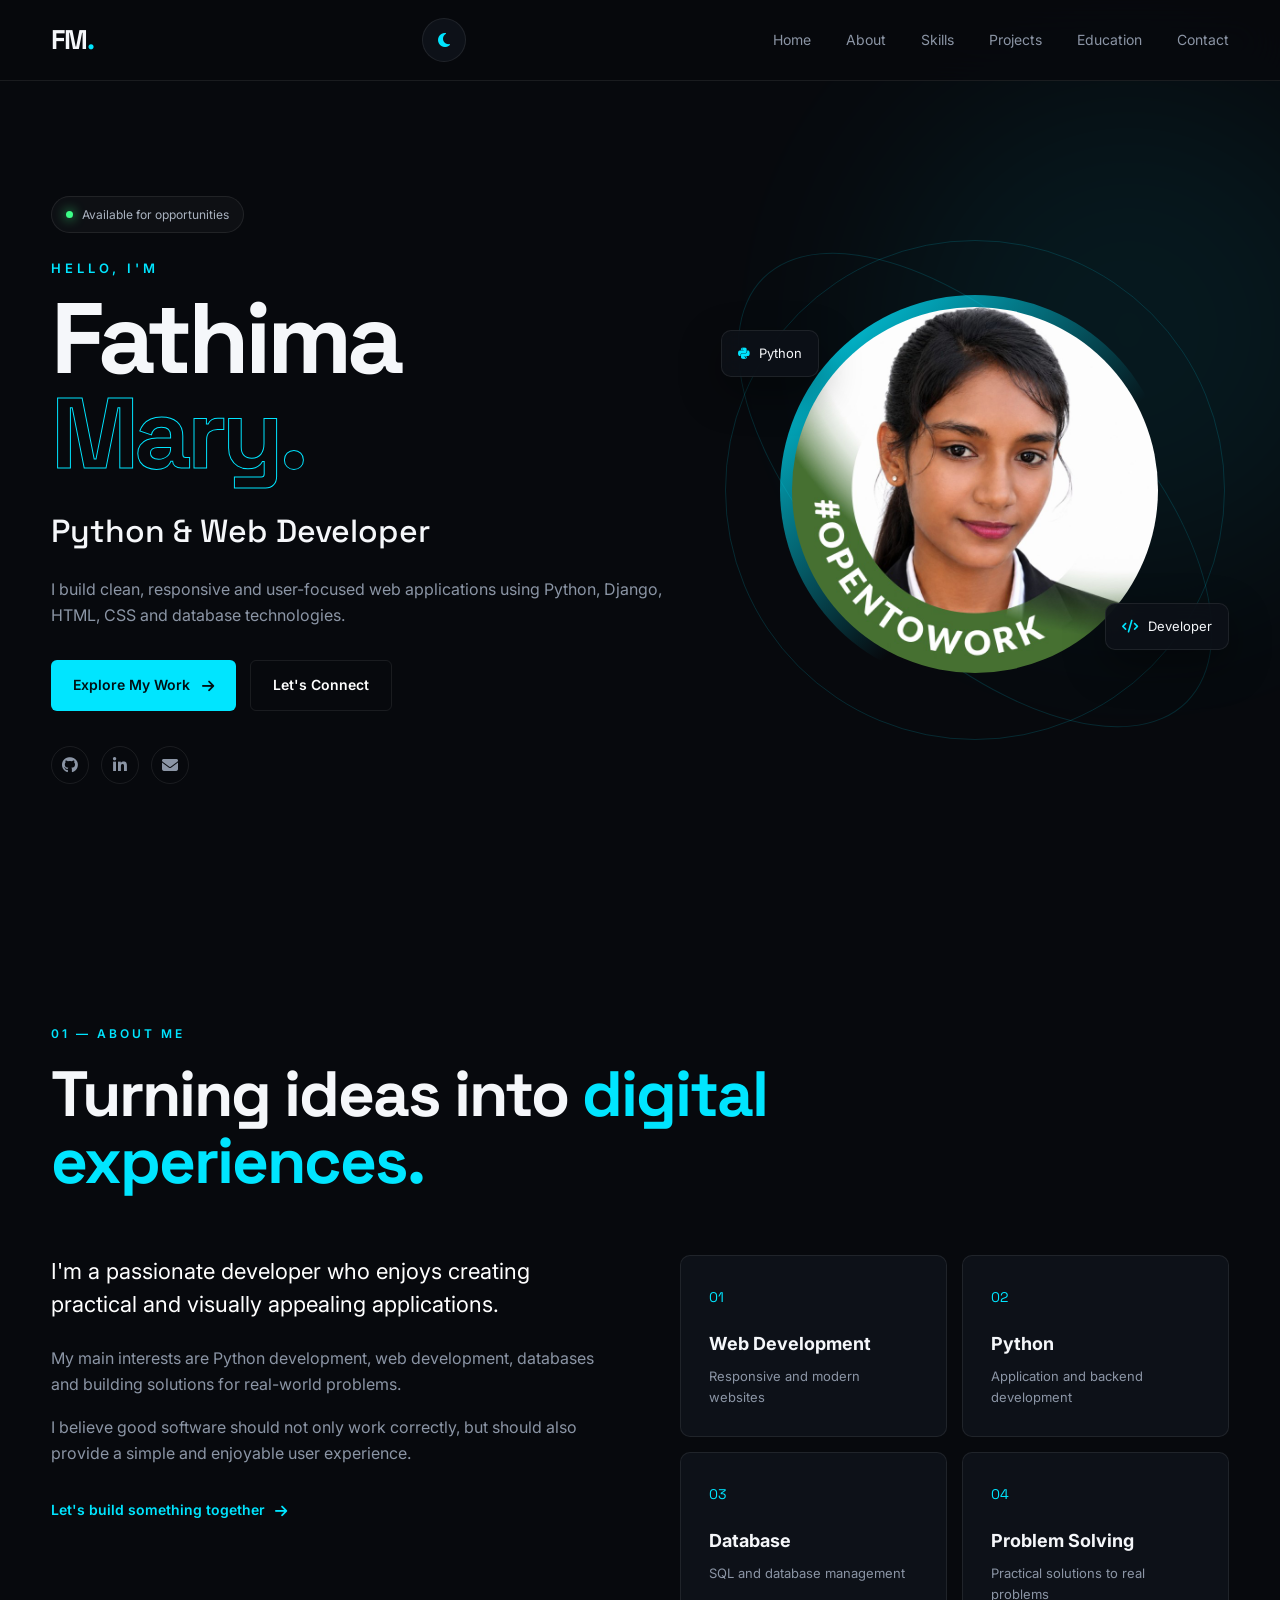
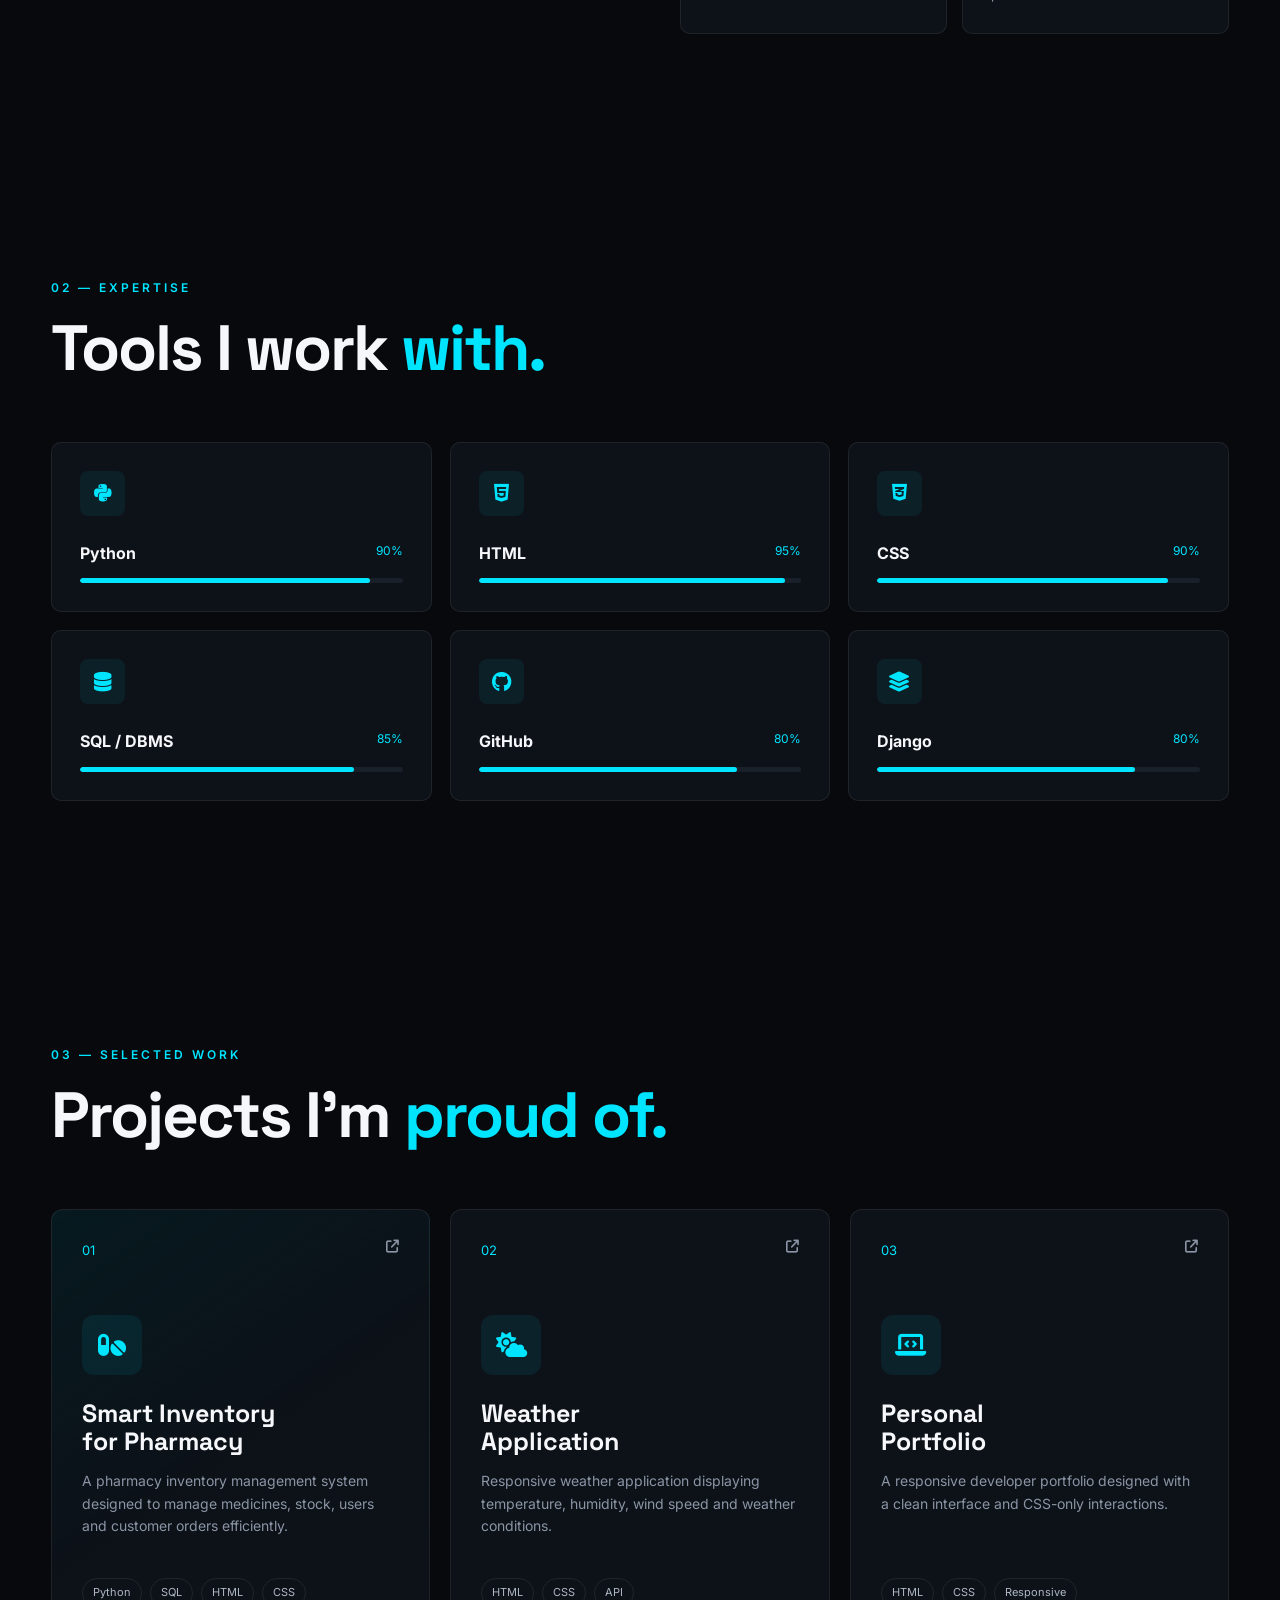
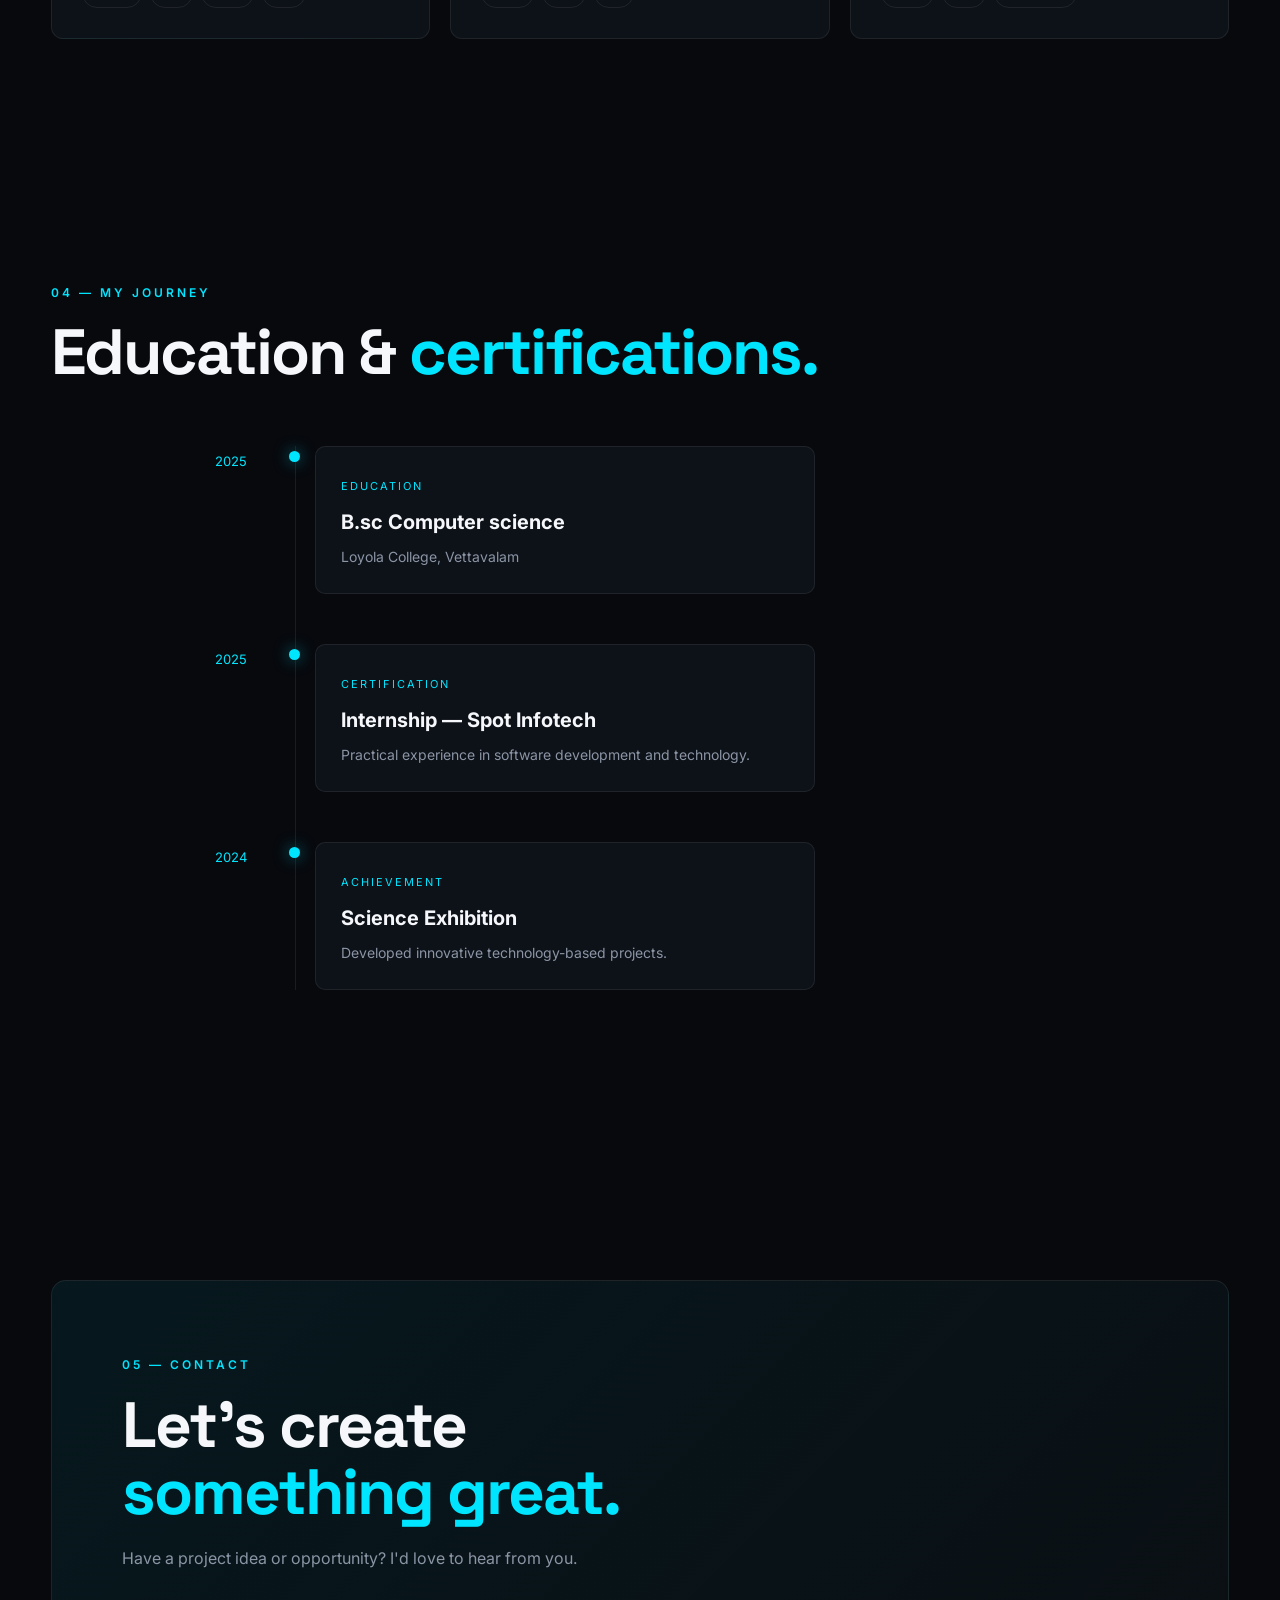
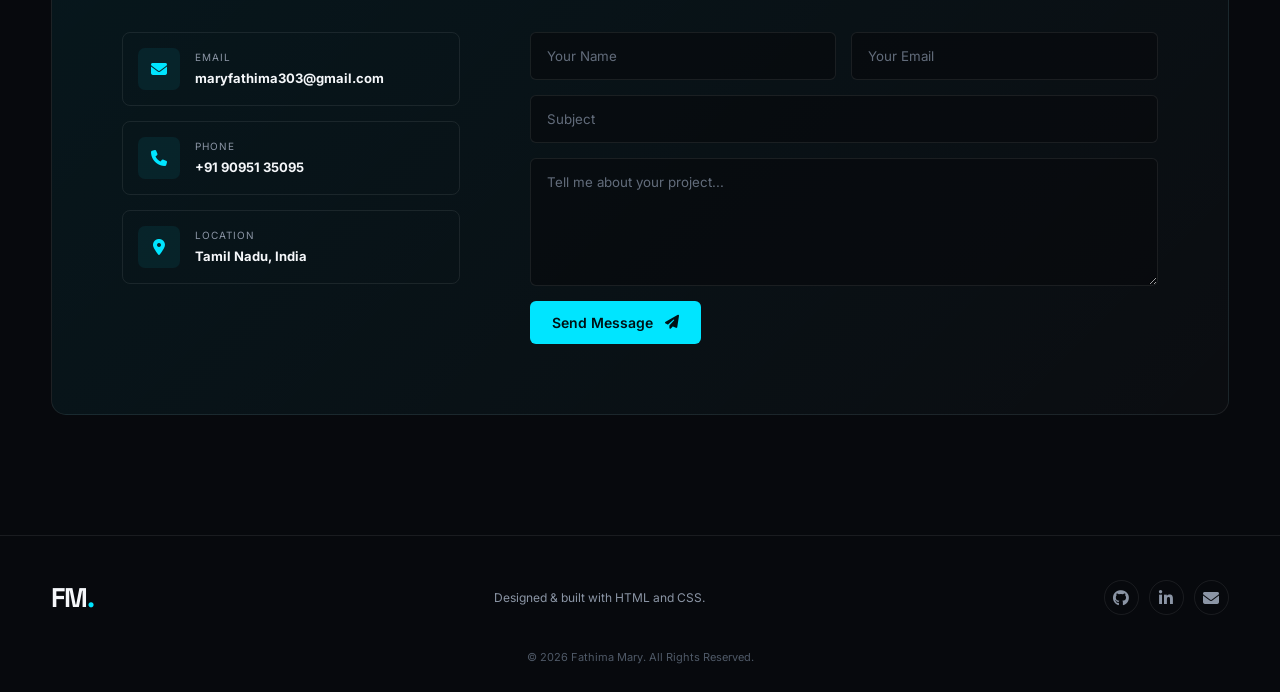
<file: index.html>
<!DOCTYPE html>
<html lang="en">
<head>
    <meta charset="UTF-8">
    <meta name="viewport" content="width=device-width, initial-scale=1.0">

    <meta name="description"
          content="Fathima Mary - Python and Web Developer Portfolio">

    <title>Fathima Mary | Developer Portfolio</title>

    <link rel="stylesheet" href="style.css">

    <link rel="preconnect" href="https://fonts.googleapis.com">
    <link rel="preconnect" href="https://fonts.gstatic.com" crossorigin>

    <link href="https://fonts.googleapis.com/css2?family=Inter:wght@300;400;500;600;700;800&family=Space+Grotesk:wght@400;500;600;700&display=swap"
          rel="stylesheet">

    <!-- Icons -->
    <link rel="stylesheet"
          href="https://cdnjs.cloudflare.com/ajax/libs/font-awesome/6.5.2/css/all.min.css">
</head>

<body>

<!-- ================= HEADER ================= -->

<header class="header">

    <nav class="navbar">

        <a href="#home" class="logo">
            FM<span>.</span>
        </a>

        <!-- CSS ONLY MOBILE MENU -->
        <input type="checkbox" id="menu-toggle">

        <label for="menu-toggle" class="menu-btn">
            <span></span>
            <span></span>
            <span></span>
        </label>
        <input type="checkbox" id="theme-toggle">

<label for="theme-toggle" class="theme-toggle">
    <i class="fa-solid fa-sun"></i>
    <i class="fa-solid fa-moon"></i>
</label>

        <ul class="nav-links">

            <li>
                <a href="#home">Home</a>
            </li>

            <li>
                <a href="#about">About</a>
            </li>

            <li>
                <a href="#skills">Skills</a>
            </li>

            <li>
                <a href="#projects">Projects</a>
            </li>

            <li>
                <a href="#education">Education</a>
            </li>

            <li>
                <a href="#contact">Contact</a>
            </li>

        </ul>

    </nav>

</header>


<!-- ================= HERO ================= -->

<main>

<section class="hero" id="home">

    <div class="hero-bg"></div>

    <div class="hero-content">

        <div class="available">
            <span></span>
            Available for opportunities
        </div>

        <p class="hero-small">
            HELLO, I'M
        </p>

        <h1>
            Fathima
            <strong>Mary.</strong>
        </h1>

        <h2>
            Python & Web Developer
        </h2>

        <p class="hero-text">
            I build clean, responsive and user-focused web
            applications using Python, Django, HTML, CSS and
            database technologies.
        </p>

        <div class="hero-buttons">

            <a href="#projects" class="btn btn-primary">
                Explore My Work
                <i class="fa-solid fa-arrow-right"></i>
            </a>

            <a href="#contact" class="btn btn-outline">
                Let's Connect
            </a>

        </div>

        <div class="social-links">

            <a href="#" aria-label="GitHub">
                <i class="fa-brands fa-github"></i>
            </a>

            <a href="#" aria-label="LinkedIn">
                <i class="fa-brands fa-linkedin-in"></i>
            </a>

            <a href="mailto:yourmail@gmail.com"
               aria-label="Email">
                <i class="fa-solid fa-envelope"></i>
            </a>

        </div>

    </div>


    <div class="hero-visual">

        <div class="orbit orbit-one"></div>
        <div class="orbit orbit-two"></div>

        <div class="profile-wrapper">

            <div class="profile-image">

                <img src="asssets/me.jpg"
                     alt="Fathima Mary">

            </div>

        </div>

        <div class="floating-card card-python">
            <i class="fa-brands fa-python"></i>
            <span>Python</span>
        </div>

        <div class="floating-card card-code">
            <i class="fa-solid fa-code"></i>
            <span>Developer</span>
        </div>

    </div>

</section>


<!-- ================= ABOUT ================= -->

<section class="section" id="about">

    <div class="section-heading">

        <span>01 — ABOUT ME</span>

        <h2>
            Turning ideas into
            <em>digital experiences.</em>
        </h2>

    </div>


    <div class="about-grid">

        <div class="about-main">

            <p class="lead">
                I'm a passionate developer who enjoys creating
                practical and visually appealing applications.
            </p>

            <p>
                My main interests are Python development,
                web development, databases and building
                solutions for real-world problems.
            </p>

            <p>
                I believe good software should not only work
                correctly, but should also provide a simple
                and enjoyable user experience.
            </p>

            <a href="#contact" class="text-link">
                Let's build something together
                <i class="fa-solid fa-arrow-right"></i>
            </a>

        </div>


        <div class="about-stats">

            <div class="stat-card">

                <span class="stat-number">01</span>

                <h3>Web Development</h3>

                <p>
                    Responsive and modern websites
                </p>

            </div>


            <div class="stat-card">

                <span class="stat-number">02</span>

                <h3>Python</h3>

                <p>
                    Application and backend development
                </p>

            </div>


            <div class="stat-card">

                <span class="stat-number">03</span>

                <h3>Database</h3>

                <p>
                    SQL and database management
                </p>

            </div>


            <div class="stat-card">

                <span class="stat-number">04</span>

                <h3>Problem Solving</h3>

                <p>
                    Practical solutions to real problems
                </p>

            </div>

        </div>

    </div>

</section>


<!-- ================= SKILLS ================= -->

<section class="section skills-section" id="skills">

    <div class="section-heading">

        <span>02 — EXPERTISE</span>

        <h2>
            Tools I work
            <em>with.</em>
        </h2>

    </div>


    <div class="skills-grid">

        <div class="skill-card">

            <div class="skill-icon">
                <i class="fa-brands fa-python"></i>
            </div>

            <div class="skill-header">
                <h3>Python</h3>
                <span>90%</span>
            </div>

            <div class="skill-bar">
                <span class="python-bar"></span>
            </div>

        </div>


        <div class="skill-card">

            <div class="skill-icon">
                <i class="fa-brands fa-html5"></i>
            </div>

            <div class="skill-header">
                <h3>HTML</h3>
                <span>95%</span>
            </div>

            <div class="skill-bar">
                <span class="html-bar"></span>
            </div>

        </div>


        <div class="skill-card">

            <div class="skill-icon">
                <i class="fa-brands fa-css3-alt"></i>
            </div>

            <div class="skill-header">
                <h3>CSS</h3>
                <span>90%</span>
            </div>

            <div class="skill-bar">
                <span class="css-bar"></span>
            </div>

        </div>


        <div class="skill-card">

            <div class="skill-icon">
                <i class="fa-solid fa-database"></i>
            </div>

            <div class="skill-header">
                <h3>SQL / DBMS</h3>
                <span>85%</span>
            </div>

            <div class="skill-bar">
                <span class="sql-bar"></span>
            </div>

        </div>


        <div class="skill-card">

            <div class="skill-icon">
                <i class="fa-brands fa-github"></i>
            </div>

            <div class="skill-header">
                <h3>GitHub</h3>
                <span>80%</span>
            </div>

            <div class="skill-bar">
                <span class="github-bar"></span>
            </div>

        </div>


        <div class="skill-card">

            <div class="skill-icon">
                <i class="fa-solid fa-layer-group"></i>
            </div>

            <div class="skill-header">
                <h3>Django</h3>
                <span>80%</span>
            </div>

            <div class="skill-bar">
                <span class="django-bar"></span>
            </div>

        </div>

    </div>

</section>


<!-- ================= PROJECTS ================= -->

<section class="section projects-section" id="projects">

    <div class="section-heading">

        <span>03 — SELECTED WORK</span>

        <h2>
            Projects I'm
            <em>proud of.</em>
        </h2>

    </div>


    <div class="projects-grid">


        <article class="project-card featured">

            <div class="project-top">

                <span class="project-number">
                    01
                </span>

                <i class="fa-solid fa-arrow-up-right-from-square"></i>

            </div>

            <div class="project-icon">
                <i class="fa-solid fa-pills"></i>
            </div>

            <h3>
                Smart Inventory
                <br>
                for Pharmacy
            </h3>

            <p>
                A pharmacy inventory management system
                designed to manage medicines, stock,
                users and customer orders efficiently.
            </p>

            <div class="project-tags">

                <span>Python</span>
                <span>SQL</span>
                <span>HTML</span>
                <span>CSS</span>

            </div>

        </article>


        <article class="project-card">

            <div class="project-top">

                <span class="project-number">
                    02
                </span>

                <i class="fa-solid fa-arrow-up-right-from-square"></i>

            </div>

            <div class="project-icon">
                <i class="fa-solid fa-cloud-sun"></i>
            </div>

            <h3>
                Weather
                <br>
                Application
            </h3>

            <p>
                Responsive weather application displaying
                temperature, humidity, wind speed and
                weather conditions.
            </p>

            <div class="project-tags">

                <span>HTML</span>
                <span>CSS</span>
                <span>API</span>

            </div>

        </article>


        <article class="project-card">

            <div class="project-top">

                <span class="project-number">
                    03
                </span>

                <i class="fa-solid fa-arrow-up-right-from-square"></i>

            </div>

            <div class="project-icon">
                <i class="fa-solid fa-laptop-code"></i>
            </div>

            <h3>
                Personal
                <br>
                Portfolio
            </h3>

            <p>
                A responsive developer portfolio designed
                with a clean interface and CSS-only
                interactions.
            </p>

            <div class="project-tags">

                <span>HTML</span>
                <span>CSS</span>
                <span>Responsive</span>

            </div>

        </article>

    </div>

</section>


<!-- ================= EDUCATION ================= -->

<section class="section education-section" id="education">

    <div class="section-heading">

        <span>04 — MY JOURNEY</span>

        <h2>
            Education &
            <em>certifications.</em>
        </h2>

    </div>


    <div class="timeline">

        <div class="timeline-item">

            <div class="timeline-year">
                2025
            </div>

            <div class="timeline-dot"></div>

            <div class="timeline-content">

                <span>Education</span>

                <h3>
                  B.sc Computer science
                </h3>

                <p>
                    Loyola College, Vettavalam
                </p>

            </div>

        </div>


        <div class="timeline-item">

            <div class="timeline-year">
                2025
            </div>

            <div class="timeline-dot"></div>

            <div class="timeline-content">

                <span>Certification</span>

                <h3>
                    Internship — Spot Infotech
                </h3>

                <p>
                    Practical experience in software
                    development and technology.
                </p>

            </div>

        </div>


        <div class="timeline-item">

            <div class="timeline-year">
                2024
            </div>

            <div class="timeline-dot"></div>

            <div class="timeline-content">

                <span>Achievement</span>

                <h3>
                    Science Exhibition
                </h3>

                <p>
                    Developed innovative technology-based
                    projects.
                </p>

            </div>

        </div>

    </div>

</section>


<!-- ================= CONTACT ================= -->

<section class="section contact-section" id="contact">

    <div class="contact-box">

        <div class="contact-heading">

            <span>05 — CONTACT</span>

            <h2>
                Let's create
                <em>something great.</em>
            </h2>

            <p>
                Have a project idea or opportunity?
                I'd love to hear from you.
            </p>

        </div>


        <div class="contact-content">

            <div class="contact-details">

                <a href="mailto:maryfathima303@gmail.com"
                   class="contact-item">

                    <div class="contact-icon">
                        <i class="fa-solid fa-envelope"></i>
                    </div>

                    <div>
                        <small>Email</small>
                        <strong>
                            maryfathima303@gmail.com
                        </strong>
                    </div>

                </a>


                <a href="tel:+91 9095135095"
                   class="contact-item">

                    <div class="contact-icon">
                        <i class="fa-solid fa-phone"></i>
                    </div>

                    <div>
                        <small>Phone</small>
                        <strong>
                            +91 90951 35095
                        </strong>
                    </div>

                </a>


                <div class="contact-item">

                    <div class="contact-icon">
                        <i class="fa-solid fa-location-dot"></i>
                    </div>

                    <div>
                        <small>Location</small>
                        <strong>
                            Tamil Nadu, India
                        </strong>
                    </div>

                </div>

            </div>


            <form class="contact-form">

                <div class="form-row">

                    <input
                        type="text"
                        placeholder="Your Name"
                        required
                    >

                    <input
                        type="email"
                        placeholder="Your Email"
                        required
                    >

                </div>

                <input
                    type="text"
                    placeholder="Subject"
                >

                <textarea
                    rows="6"
                    placeholder="Tell me about your project..."
                ></textarea>

                <button type="submit" class="btn btn-primary">

                    Send Message

                    <i class="fa-solid fa-paper-plane"></i>

                </button>

            </form>

        </div>

    </div>

</section>

</main>


<!-- ================= FOOTER ================= -->

<footer>

    <div class="footer-content">

        <a href="#home" class="logo">
            FM<span>.</span>
        </a>

        <p>
            Designed & built with HTML and CSS.
        </p>

        <div class="footer-social">

            <a href="#">
                <i class="fa-brands fa-github"></i>
            </a>

            <a href="www.linkedin.com/in/fathimamary17">
                <i class="fa-brands fa-linkedin-in"></i>
            </a>

            <a href="mailto:maryfathima303@gmail.com">
                <i class="fa-solid fa-envelope"></i>
            </a>

        </div>

    </div>

    <p class="copyright">
        © 2026 Fathima Mary. All Rights Reserved.
    </p>

</footer>

</body>
</html>
</file>
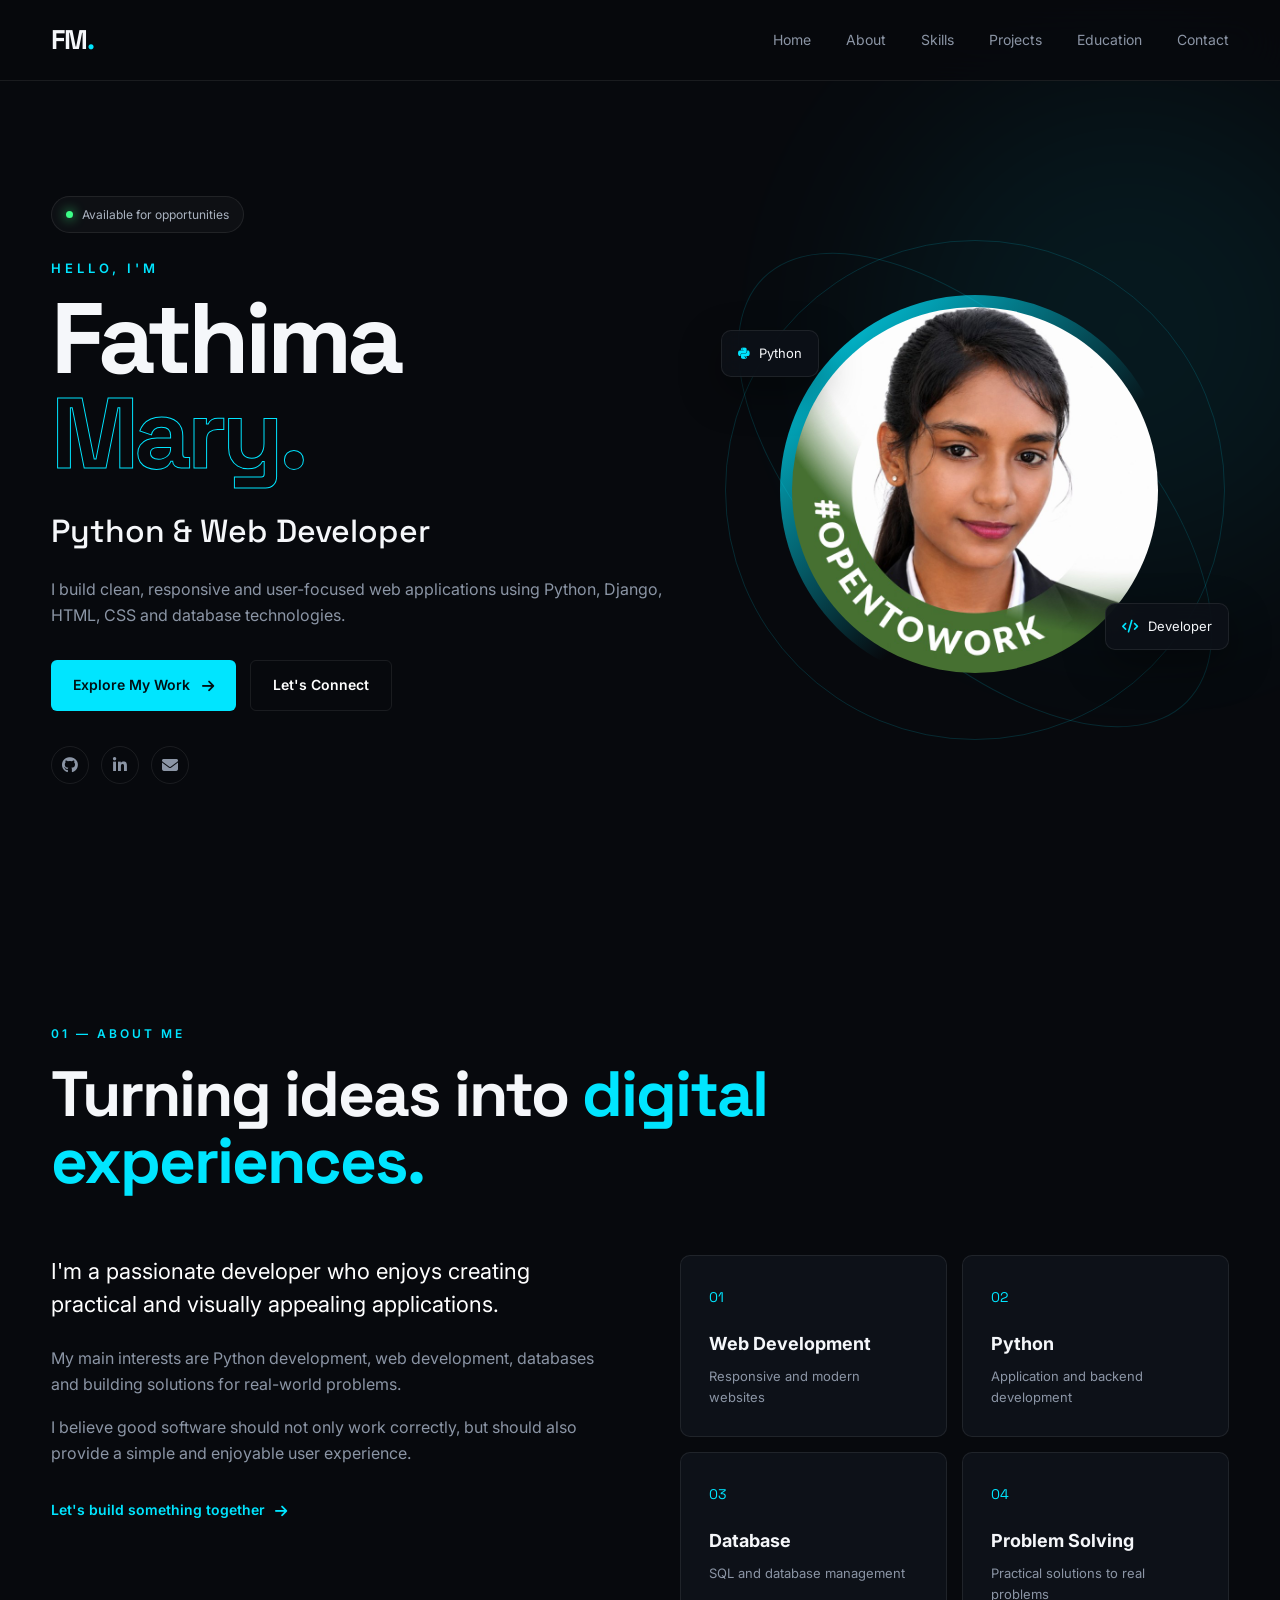
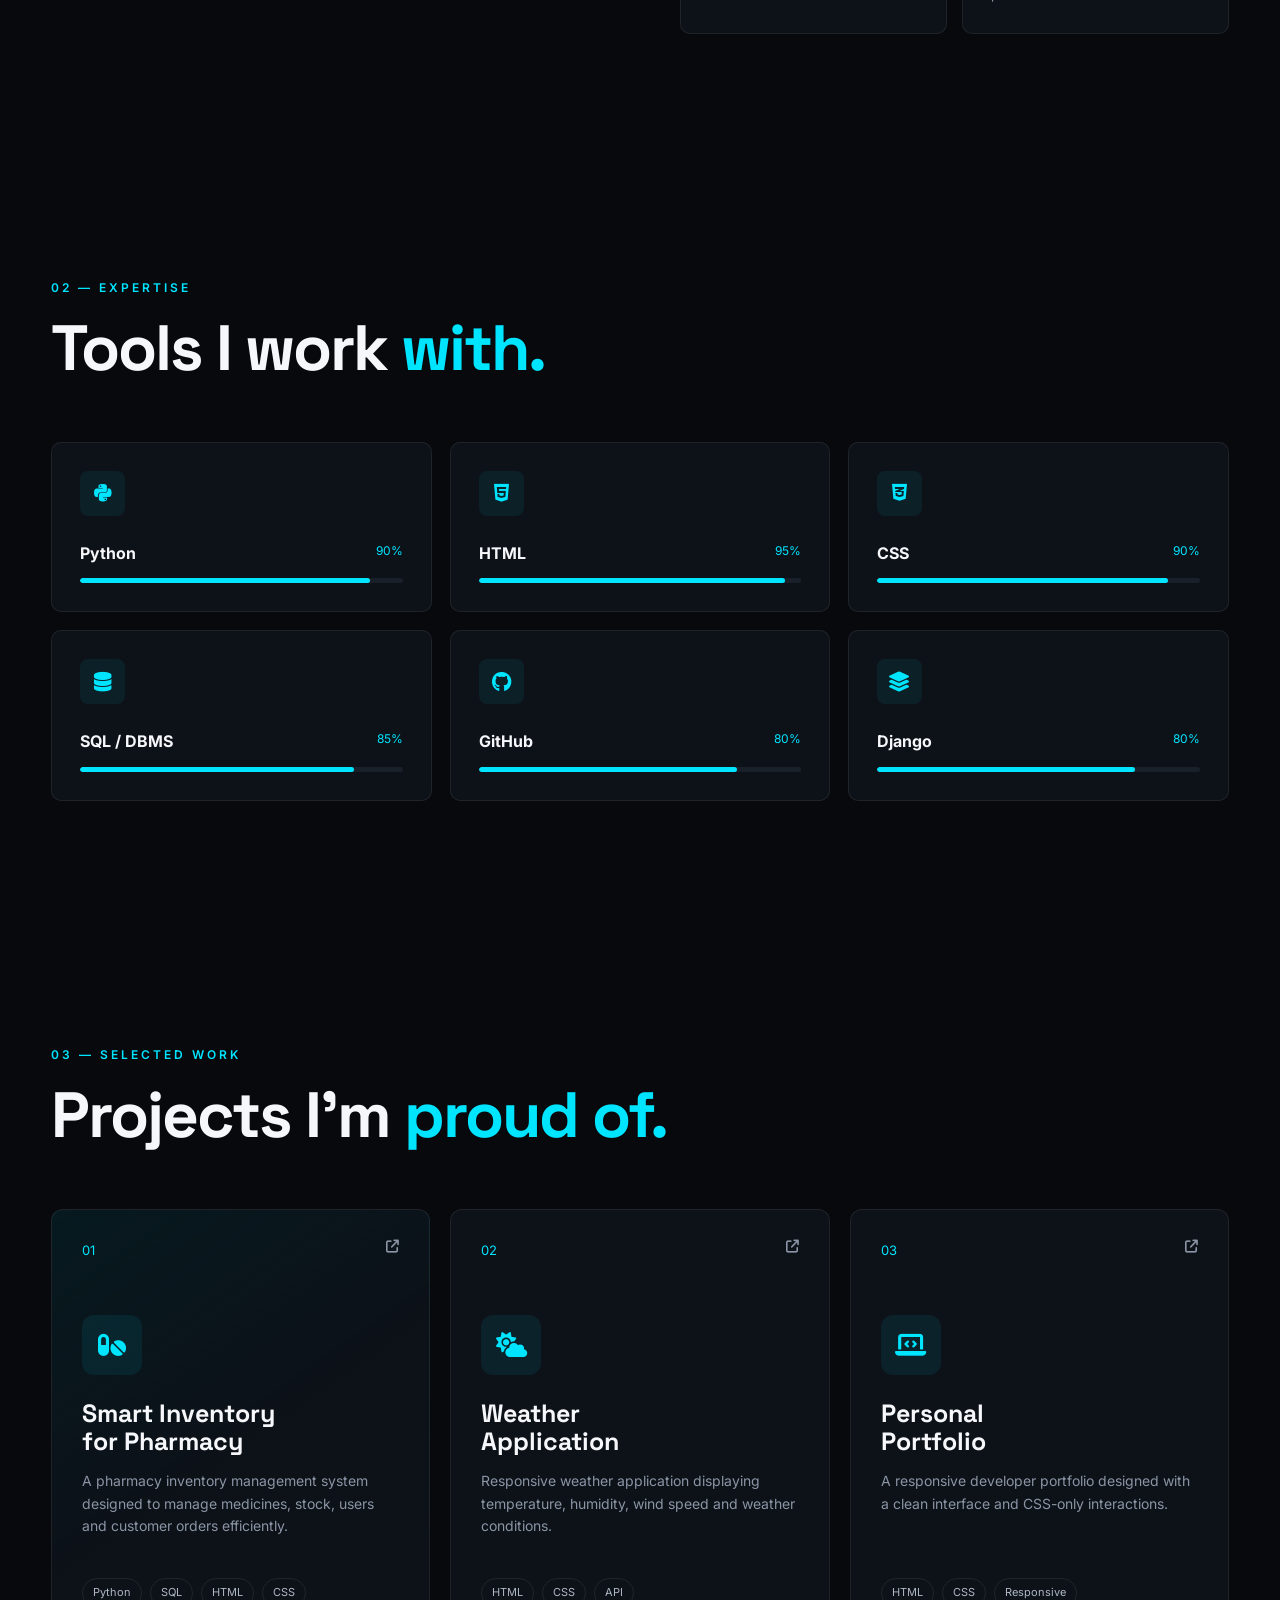
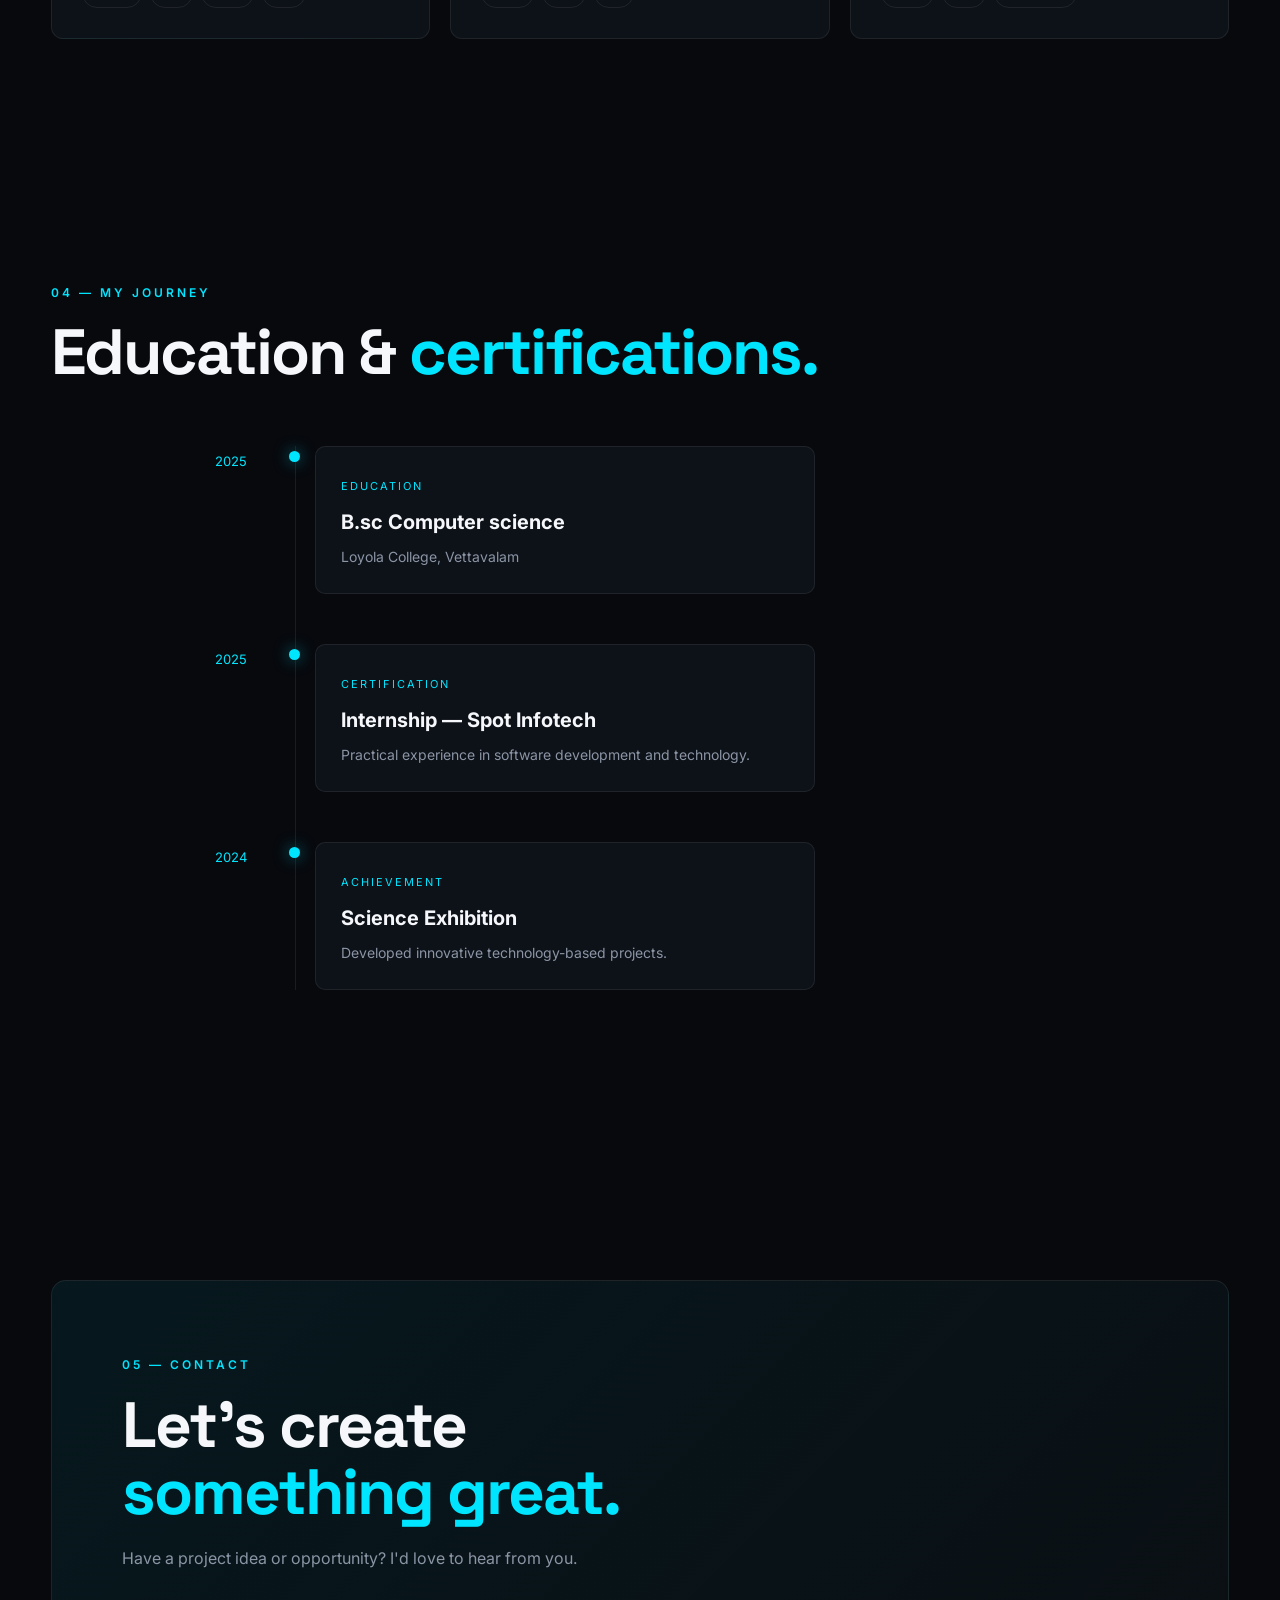
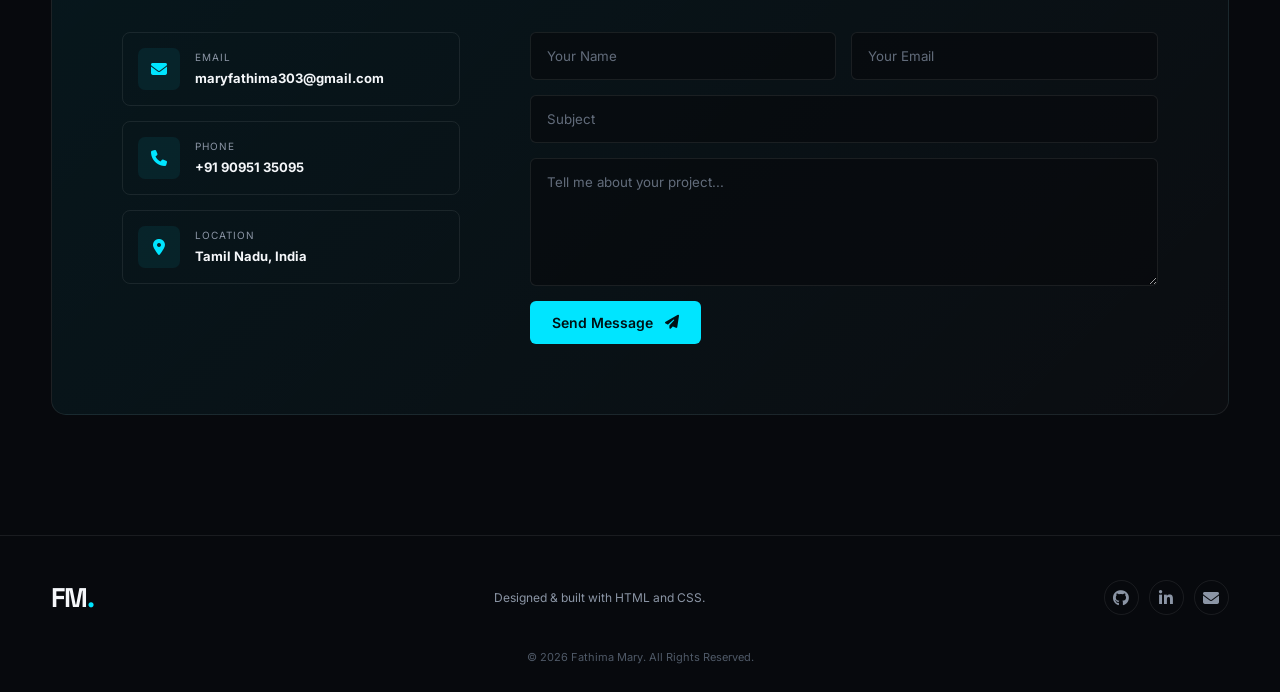
<file: Portfolio.html>
<!DOCTYPE html>
<html lang="en">
<head>
    <meta charset="UTF-8">
    <meta name="viewport" content="width=device-width, initial-scale=1.0">

    <meta name="description"
          content="Fathima Mary - Python and Web Developer Portfolio">

    <title>Fathima Mary | Developer Portfolio</title>

    <link rel="stylesheet" href="style.css">

    <link rel="preconnect" href="https://fonts.googleapis.com">
    <link rel="preconnect" href="https://fonts.gstatic.com" crossorigin>

    <link href="https://fonts.googleapis.com/css2?family=Inter:wght@300;400;500;600;700;800&family=Space+Grotesk:wght@400;500;600;700&display=swap"
          rel="stylesheet">

    <!-- Icons -->
    <link rel="stylesheet"
          href="https://cdnjs.cloudflare.com/ajax/libs/font-awesome/6.5.2/css/all.min.css">
</head>

<body>

<!-- ================= HEADER ================= -->

<header class="header">

    <nav class="navbar">

        <a href="#home" class="logo">
            FM<span>.</span>
        </a>

        <!-- CSS ONLY MOBILE MENU -->
        <input type="checkbox" id="menu-toggle">

        <label for="menu-toggle" class="menu-btn">
            <span></span>
            <span></span>
            <span></span>
        </label>

        <ul class="nav-links">

            <li>
                <a href="#home">Home</a>
            </li>

            <li>
                <a href="#about">About</a>
            </li>

            <li>
                <a href="#skills">Skills</a>
            </li>

            <li>
                <a href="#projects">Projects</a>
            </li>

            <li>
                <a href="#education">Education</a>
            </li>

            <li>
                <a href="#contact">Contact</a>
            </li>

        </ul>

    </nav>

</header>


<!-- ================= HERO ================= -->

<main>

<section class="hero" id="home">

    <div class="hero-bg"></div>

    <div class="hero-content">

        <div class="available">
            <span></span>
            Available for opportunities
        </div>

        <p class="hero-small">
            HELLO, I'M
        </p>

        <h1>
            Fathima
            <strong>Mary.</strong>
        </h1>

        <h2>
            Python & Web Developer
        </h2>

        <p class="hero-text">
            I build clean, responsive and user-focused web
            applications using Python, Django, HTML, CSS and
            database technologies.
        </p>

        <div class="hero-buttons">

            <a href="#projects" class="btn btn-primary">
                Explore My Work
                <i class="fa-solid fa-arrow-right"></i>
            </a>

            <a href="#contact" class="btn btn-outline">
                Let's Connect
            </a>

        </div>

        <div class="social-links">

            <a href="#" aria-label="GitHub">
                <i class="fa-brands fa-github"></i>
            </a>

            <a href="#" aria-label="LinkedIn">
                <i class="fa-brands fa-linkedin-in"></i>
            </a>

            <a href="mailto:yourmail@gmail.com"
               aria-label="Email">
                <i class="fa-solid fa-envelope"></i>
            </a>

        </div>

    </div>


    <div class="hero-visual">

        <div class="orbit orbit-one"></div>
        <div class="orbit orbit-two"></div>

        <div class="profile-wrapper">

            <div class="profile-image">

                <img src="asssets/me.jpg"
                     alt="Fathima Mary">

            </div>

        </div>

        <div class="floating-card card-python">
            <i class="fa-brands fa-python"></i>
            <span>Python</span>
        </div>

        <div class="floating-card card-code">
            <i class="fa-solid fa-code"></i>
            <span>Developer</span>
        </div>

    </div>

</section>


<!-- ================= ABOUT ================= -->

<section class="section" id="about">

    <div class="section-heading">

        <span>01 — ABOUT ME</span>

        <h2>
            Turning ideas into
            <em>digital experiences.</em>
        </h2>

    </div>


    <div class="about-grid">

        <div class="about-main">

            <p class="lead">
                I'm a passionate developer who enjoys creating
                practical and visually appealing applications.
            </p>

            <p>
                My main interests are Python development,
                web development, databases and building
                solutions for real-world problems.
            </p>

            <p>
                I believe good software should not only work
                correctly, but should also provide a simple
                and enjoyable user experience.
            </p>

            <a href="#contact" class="text-link">
                Let's build something together
                <i class="fa-solid fa-arrow-right"></i>
            </a>

        </div>


        <div class="about-stats">

            <div class="stat-card">

                <span class="stat-number">01</span>

                <h3>Web Development</h3>

                <p>
                    Responsive and modern websites
                </p>

            </div>


            <div class="stat-card">

                <span class="stat-number">02</span>

                <h3>Python</h3>

                <p>
                    Application and backend development
                </p>

            </div>


            <div class="stat-card">

                <span class="stat-number">03</span>

                <h3>Database</h3>

                <p>
                    SQL and database management
                </p>

            </div>


            <div class="stat-card">

                <span class="stat-number">04</span>

                <h3>Problem Solving</h3>

                <p>
                    Practical solutions to real problems
                </p>

            </div>

        </div>

    </div>

</section>


<!-- ================= SKILLS ================= -->

<section class="section skills-section" id="skills">

    <div class="section-heading">

        <span>02 — EXPERTISE</span>

        <h2>
            Tools I work
            <em>with.</em>
        </h2>

    </div>


    <div class="skills-grid">

        <div class="skill-card">

            <div class="skill-icon">
                <i class="fa-brands fa-python"></i>
            </div>

            <div class="skill-header">
                <h3>Python</h3>
                <span>90%</span>
            </div>

            <div class="skill-bar">
                <span class="python-bar"></span>
            </div>

        </div>


        <div class="skill-card">

            <div class="skill-icon">
                <i class="fa-brands fa-html5"></i>
            </div>

            <div class="skill-header">
                <h3>HTML</h3>
                <span>95%</span>
            </div>

            <div class="skill-bar">
                <span class="html-bar"></span>
            </div>

        </div>


        <div class="skill-card">

            <div class="skill-icon">
                <i class="fa-brands fa-css3-alt"></i>
            </div>

            <div class="skill-header">
                <h3>CSS</h3>
                <span>90%</span>
            </div>

            <div class="skill-bar">
                <span class="css-bar"></span>
            </div>

        </div>


        <div class="skill-card">

            <div class="skill-icon">
                <i class="fa-solid fa-database"></i>
            </div>

            <div class="skill-header">
                <h3>SQL / DBMS</h3>
                <span>85%</span>
            </div>

            <div class="skill-bar">
                <span class="sql-bar"></span>
            </div>

        </div>


        <div class="skill-card">

            <div class="skill-icon">
                <i class="fa-brands fa-github"></i>
            </div>

            <div class="skill-header">
                <h3>GitHub</h3>
                <span>80%</span>
            </div>

            <div class="skill-bar">
                <span class="github-bar"></span>
            </div>

        </div>


        <div class="skill-card">

            <div class="skill-icon">
                <i class="fa-solid fa-layer-group"></i>
            </div>

            <div class="skill-header">
                <h3>Django</h3>
                <span>80%</span>
            </div>

            <div class="skill-bar">
                <span class="django-bar"></span>
            </div>

        </div>

    </div>

</section>


<!-- ================= PROJECTS ================= -->

<section class="section projects-section" id="projects">

    <div class="section-heading">

        <span>03 — SELECTED WORK</span>

        <h2>
            Projects I'm
            <em>proud of.</em>
        </h2>

    </div>


    <div class="projects-grid">


        <article class="project-card featured">

            <div class="project-top">

                <span class="project-number">
                    01
                </span>

                <i class="fa-solid fa-arrow-up-right-from-square"></i>

            </div>

            <div class="project-icon">
                <i class="fa-solid fa-pills"></i>
            </div>

            <h3>
                Smart Inventory
                <br>
                for Pharmacy
            </h3>

            <p>
                A pharmacy inventory management system
                designed to manage medicines, stock,
                users and customer orders efficiently.
            </p>

            <div class="project-tags">

                <span>Python</span>
                <span>SQL</span>
                <span>HTML</span>
                <span>CSS</span>

            </div>

        </article>


        <article class="project-card">

            <div class="project-top">

                <span class="project-number">
                    02
                </span>

                <i class="fa-solid fa-arrow-up-right-from-square"></i>

            </div>

            <div class="project-icon">
                <i class="fa-solid fa-cloud-sun"></i>
            </div>

            <h3>
                Weather
                <br>
                Application
            </h3>

            <p>
                Responsive weather application displaying
                temperature, humidity, wind speed and
                weather conditions.
            </p>

            <div class="project-tags">

                <span>HTML</span>
                <span>CSS</span>
                <span>API</span>

            </div>

        </article>


        <article class="project-card">

            <div class="project-top">

                <span class="project-number">
                    03
                </span>

                <i class="fa-solid fa-arrow-up-right-from-square"></i>

            </div>

            <div class="project-icon">
                <i class="fa-solid fa-laptop-code"></i>
            </div>

            <h3>
                Personal
                <br>
                Portfolio
            </h3>

            <p>
                A responsive developer portfolio designed
                with a clean interface and CSS-only
                interactions.
            </p>

            <div class="project-tags">

                <span>HTML</span>
                <span>CSS</span>
                <span>Responsive</span>

            </div>

        </article>

    </div>

</section>


<!-- ================= EDUCATION ================= -->

<section class="section education-section" id="education">

    <div class="section-heading">

        <span>04 — MY JOURNEY</span>

        <h2>
            Education &
            <em>certifications.</em>
        </h2>

    </div>


    <div class="timeline">

        <div class="timeline-item">

            <div class="timeline-year">
                2025
            </div>

            <div class="timeline-dot"></div>

            <div class="timeline-content">

                <span>Education</span>

                <h3>
                  B.sc Computer science
                </h3>

                <p>
                    Loyola College, Vettavalam
                </p>

            </div>

        </div>


        <div class="timeline-item">

            <div class="timeline-year">
                2025
            </div>

            <div class="timeline-dot"></div>

            <div class="timeline-content">

                <span>Certification</span>

                <h3>
                    Internship — Spot Infotech
                </h3>

                <p>
                    Practical experience in software
                    development and technology.
                </p>

            </div>

        </div>


        <div class="timeline-item">

            <div class="timeline-year">
                2024
            </div>

            <div class="timeline-dot"></div>

            <div class="timeline-content">

                <span>Achievement</span>

                <h3>
                    Science Exhibition
                </h3>

                <p>
                    Developed innovative technology-based
                    projects.
                </p>

            </div>

        </div>

    </div>

</section>


<!-- ================= CONTACT ================= -->

<section class="section contact-section" id="contact">

    <div class="contact-box">

        <div class="contact-heading">

            <span>05 — CONTACT</span>

            <h2>
                Let's create
                <em>something great.</em>
            </h2>

            <p>
                Have a project idea or opportunity?
                I'd love to hear from you.
            </p>

        </div>


        <div class="contact-content">

            <div class="contact-details">

                <a href="mailto:maryfathima303@gmail.com"
                   class="contact-item">

                    <div class="contact-icon">
                        <i class="fa-solid fa-envelope"></i>
                    </div>

                    <div>
                        <small>Email</small>
                        <strong>
                            maryfathima303@gmail.com
                        </strong>
                    </div>

                </a>


                <a href="tel:+91 9095135095"
                   class="contact-item">

                    <div class="contact-icon">
                        <i class="fa-solid fa-phone"></i>
                    </div>

                    <div>
                        <small>Phone</small>
                        <strong>
                            +91 90951 35095
                        </strong>
                    </div>

                </a>


                <div class="contact-item">

                    <div class="contact-icon">
                        <i class="fa-solid fa-location-dot"></i>
                    </div>

                    <div>
                        <small>Location</small>
                        <strong>
                            Tamil Nadu, India
                        </strong>
                    </div>

                </div>

            </div>


            <form class="contact-form">

                <div class="form-row">

                    <input
                        type="text"
                        placeholder="Your Name"
                        required
                    >

                    <input
                        type="email"
                        placeholder="Your Email"
                        required
                    >

                </div>

                <input
                    type="text"
                    placeholder="Subject"
                >

                <textarea
                    rows="6"
                    placeholder="Tell me about your project..."
                ></textarea>

                <button type="submit" class="btn btn-primary">

                    Send Message

                    <i class="fa-solid fa-paper-plane"></i>

                </button>

            </form>

        </div>

    </div>

</section>

</main>


<!-- ================= FOOTER ================= -->

<footer>

    <div class="footer-content">

        <a href="#home" class="logo">
            FM<span>.</span>
        </a>

        <p>
            Designed & built with HTML and CSS.
        </p>

        <div class="footer-social">

            <a href="#">
                <i class="fa-brands fa-github"></i>
            </a>

            <a href="www.linkedin.com/in/fathimamary17">
                <i class="fa-brands fa-linkedin-in"></i>
            </a>

            <a href="mailto:maryfathima303@gmail.com">
                <i class="fa-solid fa-envelope"></i>
            </a>

        </div>

    </div>

    <p class="copyright">
        © 2026 Fathima Mary. All Rights Reserved.
    </p>

</footer>

</body>
</html>
</file>
<file: style.css>
/* =====================================================
   RESET
===================================================== */

* {
    margin: 0;
    padding: 0;
    box-sizing: border-box;
}

html {
    scroll-behavior: smooth;
}

body {
    font-family: "Inter", sans-serif;
    background: #07090d;
    color: #f5f7fa;
    line-height: 1.6;
    overflow-x: hidden;
}

a {
    text-decoration: none;
    color: inherit;
}

ul {
    list-style: none;
}

img {
    display: block;
    width: 100%;
}

button,
input,
textarea {
    font-family: inherit;
}

::selection {
    background: #00e5ff;
    color: #07090d;
}


/* =====================================================
   VARIABLES
===================================================== */

:root {

    --background: #07090d;
    --surface: #0d1118;
    --surface-light: #131923;

    --border: rgba(255, 255, 255, 0.08);

    --text: #f5f7fa;
    --muted: #8b95a5;

    --accent: #00e5ff;
    --accent-dark: #00a9bd;

    --container: 1180px;
}


/* =====================================================
   HEADER
===================================================== */

.header {
    position: fixed;
    top: 0;
    left: 0;

    width: 100%;

    z-index: 1000;

    background: rgba(7, 9, 13, 0.75);

    backdrop-filter: blur(20px);

    border-bottom: 1px solid var(--border);
}

.navbar {

    width: min(92%, var(--container));

    height: 80px;

    margin: auto;

    display: flex;

    align-items: center;

    justify-content: space-between;
}


/* Logo */

.logo {

    font-family: "Space Grotesk", sans-serif;

    font-size: 27px;

    font-weight: 700;

    letter-spacing: -1px;
}

.logo span {
    color: var(--accent);
}


/* Navigation */

.nav-links {

    display: flex;

    align-items: center;

    gap: 35px;
}

.nav-links a {

    position: relative;

    font-size: 14px;

    color: var(--muted);

    transition: 0.3s;
}

.nav-links a::after {

    content: "";

    position: absolute;

    left: 0;

    bottom: -8px;

    width: 0;

    height: 2px;

    background: var(--accent);

    transition: 0.3s;
}

.nav-links a:hover {
    color: white;
}

.nav-links a:hover::after {
    width: 100%;
}


/* Hide checkbox */

#menu-toggle {
    display: none;
}


/* Hamburger */

.menu-btn {
    display: none;

    width: 32px;

    cursor: pointer;
}

.menu-btn span {

    display: block;

    height: 2px;

    margin: 6px 0;

    background: white;

    transition: 0.3s;
}


/* =====================================================
   HERO
===================================================== */

.hero {

    position: relative;

    min-height: 100vh;

    width: min(92%, var(--container));

    margin: auto;

    display: grid;

    grid-template-columns: 1.1fr 0.9fr;

    align-items: center;

    gap: 50px;

    padding-top: 80px;
}


/* Background */

.hero-bg {

    position: absolute;

    width: 500px;

    height: 500px;

    right: -150px;

    top: 80px;

    background: var(--accent);

    opacity: 0.07;

    filter: blur(100px);

    border-radius: 50%;

    pointer-events: none;
}


/* Hero content */

.hero-content {
    position: relative;
    z-index: 2;
}

.available {

    display: inline-flex;

    align-items: center;

    gap: 9px;

    padding: 8px 14px;

    margin-bottom: 25px;

    border: 1px solid var(--border);

    border-radius: 50px;

    background: rgba(255,255,255,0.03);

    color: #aab3c0;

    font-size: 12px;
}

.available span {

    width: 7px;

    height: 7px;

    background: #3cff87;

    border-radius: 50%;

    box-shadow: 0 0 12px #3cff87;
}

.hero-small {

    color: var(--accent);

    font-size: 13px;

    font-weight: 600;

    letter-spacing: 4px;

    margin-bottom: 12px;
}

.hero h1 {

    font-family: "Space Grotesk", sans-serif;

    font-size: clamp(55px, 8vw, 100px);

    line-height: 0.95;

    letter-spacing: -5px;

    font-weight: 700;
}

.hero h1 strong {

    display: block;

    color: transparent;

    -webkit-text-stroke: 1px var(--accent);
}

.hero h2 {

    margin-top: 25px;

    font-family: "Space Grotesk", sans-serif;

    font-size: clamp(22px, 3vw, 32px);

    font-weight: 500;
}

.hero-text {

    max-width: 620px;

    margin-top: 20px;

    color: var(--muted);

    font-size: 16px;
}


/* Buttons */

.hero-buttons {

    display: flex;

    flex-wrap: wrap;

    gap: 14px;

    margin-top: 32px;
}

.btn {

    display: inline-flex;

    align-items: center;

    justify-content: center;

    gap: 12px;

    padding: 13px 22px;

    border-radius: 6px;

    font-size: 14px;

    font-weight: 600;

    transition: 0.3s;
}

.btn-primary {

    color: #001014;

    background: var(--accent);
}

.btn-primary:hover {

    transform: translateY(-3px);

    box-shadow: 0 12px 30px rgba(0,229,255,0.18);
}

.btn-outline {

    border: 1px solid var(--border);

    color: white;
}

.btn-outline:hover {

    border-color: var(--accent);

    color: var(--accent);
}


/* Social */

.social-links {

    display: flex;

    gap: 12px;

    margin-top: 35px;
}

.social-links a {

    width: 38px;

    height: 38px;

    display: grid;

    place-items: center;

    border: 1px solid var(--border);

    border-radius: 50%;

    color: var(--muted);

    transition: 0.3s;
}

.social-links a:hover {

    color: var(--accent);

    border-color: var(--accent);

    transform: translateY(-3px);
}


/* =====================================================
   HERO VISUAL
===================================================== */

.hero-visual {

    position: relative;

    display: flex;

    align-items: center;

    justify-content: center;

    min-height: 500px;
}

.profile-wrapper {

    position: relative;

    z-index: 2;

    width: min(390px, 75vw);

    aspect-ratio: 1;

    padding: 12px;

    border-radius: 50%;

    background: linear-gradient(
        135deg,
        var(--accent),
        transparent 60%
    );

    animation: float 5s ease-in-out infinite;
}

.profile-image {

    width: 100%;

    height: 100%;

    overflow: hidden;

    border-radius: 50%;

    background: var(--surface);
}

.profile-image img {

    width: 100%;

    height: 100%;

    object-fit: cover;
}


/* Orbits */

.orbit {

    position: absolute;

    border: 1px solid rgba(0,229,255,0.15);

    border-radius: 50%;

    pointer-events: none;
}

.orbit-one {

    width: 500px;

    height: 500px;

    animation: rotate 18s linear infinite;
}

.orbit-two {

    width: 600px;

    height: 300px;

    transform: rotate(45deg);

    animation: rotate-reverse 22s linear infinite;
}


/* Floating cards */

.floating-card {

    position: absolute;

    z-index: 5;

    display: flex;

    align-items: center;

    gap: 10px;

    padding: 12px 16px;

    background: rgba(13,17,24,0.85);

    backdrop-filter: blur(12px);

    border: 1px solid var(--border);

    border-radius: 10px;

    box-shadow: 0 15px 40px rgba(0,0,0,0.4);

    font-size: 13px;
}

.floating-card i {
    color: var(--accent);
}

.card-python {

    top: 18%;

    left: 0;

    animation: float-small 4s ease-in-out infinite;
}

.card-code {

    bottom: 18%;

    right: 0;

    animation: float-small 4s ease-in-out infinite 1s;
}


/* =====================================================
   SECTIONS
===================================================== */

.section {

    width: min(92%, var(--container));

    margin: auto;

    padding: 120px 0;
}

.section-heading {

    max-width: 800px;

    margin-bottom: 60px;
}

.section-heading > span,
.contact-heading > span {

    color: var(--accent);

    font-size: 12px;

    font-weight: 600;

    letter-spacing: 3px;
}

.section-heading h2,
.contact-heading h2 {

    margin-top: 15px;

    font-family: "Space Grotesk", sans-serif;

    font-size: clamp(38px, 5vw, 65px);

    line-height: 1.05;

    letter-spacing: -2px;
}

.section-heading em,
.contact-heading em {

    color: var(--accent);

    font-style: normal;
}


/* =====================================================
   ABOUT
===================================================== */

.about-grid {

    display: grid;

    grid-template-columns: 1fr 1fr;

    gap: 80px;

    align-items: start;
}

.about-main .lead {

    color: white;

    font-size: 22px;

    line-height: 1.5;

    margin-bottom: 25px;
}

.about-main p:not(.lead) {

    color: var(--muted);

    margin-bottom: 18px;
}

.text-link {

    display: inline-flex;

    align-items: center;

    gap: 10px;

    margin-top: 15px;

    color: var(--accent);

    font-size: 14px;

    font-weight: 600;
}

.text-link i {

    transition: 0.3s;
}

.text-link:hover i {

    transform: translateX(5px);
}


/* About cards */

.about-stats {

    display: grid;

    grid-template-columns: repeat(2, 1fr);

    gap: 15px;
}

.stat-card {

    padding: 28px;

    min-height: 170px;

    background: var(--surface);

    border: 1px solid var(--border);

    border-radius: 10px;

    transition: 0.3s;
}

.stat-card:hover {

    border-color: rgba(0,229,255,0.4);

    transform: translateY(-5px);
}

.stat-number {

    color: var(--accent);

    font-family: "Space Grotesk", sans-serif;

    font-size: 14px;
}

.stat-card h3 {

    margin-top: 20px;

    font-size: 18px;
}

.stat-card p {

    color: var(--muted);

    font-size: 13px;

    margin-top: 8px;
}


/* =====================================================
   SKILLS
===================================================== */

.skills-grid {

    display: grid;

    grid-template-columns: repeat(3, 1fr);

    gap: 18px;
}

.skill-card {

    padding: 28px;

    background: var(--surface);

    border: 1px solid var(--border);

    border-radius: 10px;

    transition: 0.3s;
}

.skill-card:hover {

    transform: translateY(-6px);

    border-color: rgba(0,229,255,0.35);
}

.skill-icon {

    width: 45px;

    height: 45px;

    display: grid;

    place-items: center;

    border-radius: 8px;

    background: rgba(0,229,255,0.07);

    color: var(--accent);

    font-size: 20px;

    margin-bottom: 25px;
}

.skill-header {

    display: flex;

    justify-content: space-between;

    margin-bottom: 12px;
}

.skill-header h3 {

    font-size: 16px;
}

.skill-header span {

    color: var(--accent);

    font-size: 12px;
}

.skill-bar {

    width: 100%;

    height: 5px;

    background: #1a202a;

    border-radius: 20px;

    overflow: hidden;
}

.skill-bar span {

    display: block;

    height: 100%;

    background: var(--accent);

    border-radius: inherit;
}

.python-bar {
    width: 90%;
}

.html-bar {
    width: 95%;
}

.css-bar {
    width: 90%;
}

.sql-bar {
    width: 85%;
}

.github-bar {
    width: 80%;
}

.django-bar {
    width: 80%;
}


/* =====================================================
   PROJECTS
===================================================== */

.projects-grid {

    display: grid;

    grid-template-columns: repeat(3, 1fr);

    gap: 20px;
}

.project-card {

    min-height: 430px;

    padding: 30px;

    background: var(--surface);

    border: 1px solid var(--border);

    border-radius: 12px;

    display: flex;

    flex-direction: column;

    transition: 0.4s;
}

.project-card:hover {

    transform: translateY(-8px);

    border-color: rgba(0,229,255,0.4);
}

.project-card.featured {

    background:
        linear-gradient(
            145deg,
            rgba(0,229,255,0.08),
            var(--surface) 55%
        );
}

.project-top {

    display: flex;

    justify-content: space-between;

    color: var(--muted);

    font-size: 13px;
}

.project-number {

    color: var(--accent);
}

.project-icon {

    width: 60px;

    height: 60px;

    margin-top: 55px;

    display: grid;

    place-items: center;

    border-radius: 12px;

    background: rgba(0,229,255,0.08);

    color: var(--accent);

    font-size: 25px;
}

.project-card h3 {

    margin-top: 25px;

    font-family: "Space Grotesk", sans-serif;

    font-size: 25px;

    line-height: 1.1;
}

.project-card p {

    color: var(--muted);

    font-size: 14px;

    margin-top: 15px;
}

.project-tags {

    display: flex;

    flex-wrap: wrap;

    gap: 8px;

    margin-top: auto;

    padding-top: 25px;
}

.project-tags span {

    padding: 5px 10px;

    border: 1px solid var(--border);

    border-radius: 30px;

    color: #aeb7c4;

    font-size: 11px;
}


/* =====================================================
   EDUCATION
===================================================== */

.timeline {

    position: relative;

    max-width: 850px;

    margin: auto;

    padding-left: 100px;
}

.timeline::before {

    content: "";

    position: absolute;

    left: 80px;

    top: 0;

    bottom: 0;

    width: 1px;

    background: var(--border);
}

.timeline-item {

    position: relative;

    display: grid;

    grid-template-columns: 500px 1fr;

    margin-bottom: 50px;
}

.timeline-year {

    position: absolute;

    left: -100px;

    top: 5px;

    color: var(--accent);

    font-size: 13px;
}

.timeline-dot {

    position: absolute;

    left: -26px;

    top: 5px;

    width: 11px;

    height: 11px;

    border-radius: 50%;

    background: var(--accent);

    box-shadow: 0 0 15px rgba(0,229,255,0.5);
}

.timeline-content {

    padding: 25px;

    background: var(--surface);

    border: 1px solid var(--border);

    border-radius: 10px;
}

.timeline-content span {

    color: var(--accent);

    font-size: 11px;

    text-transform: uppercase;

    letter-spacing: 2px;
}

.timeline-content h3 {

    margin: 8px 0;

    font-size: 20px;
}

.timeline-content p {

    color: var(--muted);

    font-size: 14px;
}


/* =====================================================
   CONTACT
===================================================== */

.contact-box {

    padding: 70px;

    background:
        linear-gradient(
            135deg,
            rgba(0,229,255,0.07),
            rgba(255,255,255,0.02)
        );

    border: 1px solid var(--border);

    border-radius: 15px;
}

.contact-heading {

    max-width: 650px;
}

.contact-heading p {

    margin-top: 20px;

    color: var(--muted);
}

.contact-content {

    display: grid;

    grid-template-columns: 0.7fr 1.3fr;

    gap: 70px;

    margin-top: 60px;
}

.contact-details {

    display: flex;

    flex-direction: column;

    gap: 15px;
}

.contact-item {

    display: flex;

    align-items: center;

    gap: 15px;

    padding: 15px;

    border: 1px solid var(--border);

    border-radius: 8px;

    transition: 0.3s;
}

.contact-item:hover {

    border-color: rgba(0,229,255,0.4);
}

.contact-icon {

    width: 42px;

    height: 42px;

    display: grid;

    place-items: center;

    background: rgba(0,229,255,0.07);

    color: var(--accent);

    border-radius: 7px;
}

.contact-item small {

    display: block;

    color: var(--muted);

    font-size: 10px;

    text-transform: uppercase;

    letter-spacing: 1px;
}

.contact-item strong {

    display: block;

    margin-top: 3px;

    font-size: 13px;
}


/* Form */

.contact-form {

    display: grid;

    gap: 15px;
}

.form-row {

    display: grid;

    grid-template-columns: 1fr 1fr;

    gap: 15px;
}

.contact-form input,
.contact-form textarea {

    width: 100%;

    padding: 15px 16px;

    color: white;

    background: rgba(7,9,13,0.6);

    border: 1px solid var(--border);

    border-radius: 6px;

    outline: none;

    resize: vertical;
}

.contact-form input:focus,
.contact-form textarea:focus {

    border-color: var(--accent);
}

.contact-form input::placeholder,
.contact-form textarea::placeholder {

    color: #626c7b;
}

.contact-form button {

    border: none;

    cursor: pointer;

    width: fit-content;
}



footer {

    border-top: 1px solid var(--border);

    padding: 40px 0 25px;
}

.footer-content {

    width: min(92%, var(--container));

    margin: auto;

    display: flex;

    justify-content: space-between;

    align-items: center;
}

.footer-content p {

    color: var(--muted);

    font-size: 12px;
}

.footer-social {

    display: flex;

    gap: 10px;
}

.footer-social a {

    width: 35px;

    height: 35px;

    display: grid;

    place-items: center;

    border: 1px solid var(--border);

    border-radius: 50%;

    color: var(--muted);

    transition: 0.3s;
}

.footer-social a:hover {

    color: var(--accent);

    border-color: var(--accent);
}

.copyright {

    text-align: center;

    color: #4f5967;

    font-size: 11px;

    margin-top: 30px;
}


/* =====================================================
   ANIMATIONS
===================================================== */

@keyframes float {

    0%,
    100% {
        transform: translateY(0);
    }

    50% {
        transform: translateY(-15px);
    }
}

@keyframes float-small {

    0%,
    100% {
        transform: translateY(0);
    }

    50% {
        transform: translateY(-10px);
    }
}

@keyframes rotate {

    from {
        transform: rotate(0deg);
    }

    to {
        transform: rotate(360deg);
    }
}

@keyframes rotate-reverse {

    from {
        transform: rotate(45deg);
    }

    to {
        transform: rotate(-315deg);
    }
}


/* =====================================================
   TABLET
===================================================== */

@media (max-width: 1000px) {

    .nav-links {
        gap: 20px;
    }

    .hero {

        grid-template-columns: 1fr;

        text-align: center;

        padding-top: 150px;

        padding-bottom: 100px;
    }

    .hero-content {

        order: 2;
    }

    .hero-visual {

        order: 1;

        min-height: 430px;
    }

    .hero-text {

        margin-left: auto;

        margin-right: auto;
    }

    .hero-buttons,
    .social-links {

        justify-content: center;
    }

    .about-grid {

        grid-template-columns: 1fr;

        gap: 50px;
    }

    .skills-grid {

        grid-template-columns: repeat(2, 1fr);
    }

    .projects-grid {

        grid-template-columns: 1fr 1fr;
    }

    .contact-content {

        grid-template-columns: 1fr;

    }
}


/* =====================================================
   MOBILE
===================================================== */

@media (max-width: 700px) {

    .navbar {

        height: 70px;
    }


    /* Mobile menu */

    .menu-btn {

        display: block;
    }

    .nav-links {

        position: absolute;

        top: 70px;

        left: 0;

        width: 100%;

        padding: 15px 0;

        display: none;

        flex-direction: column;

        gap: 0;

        background: rgba(7,9,13,0.98);

        border-bottom: 1px solid var(--border);

    }

    .nav-links li {

        width: 100%;

        text-align: center;
    }

    .nav-links a {

        display: block;

        padding: 13px;
    }


    /* CSS checkbox opens menu */

    #menu-toggle:checked ~ .nav-links {

        display: flex;
    }


    /* Hamburger animation */

    #menu-toggle:checked + .menu-btn span:nth-child(1) {

        transform: translateY(8px) rotate(45deg);
    }

    #menu-toggle:checked + .menu-btn span:nth-child(2) {

        opacity: 0;
    }

    #menu-toggle:checked + .menu-btn span:nth-child(3) {

        transform: translateY(-8px) rotate(-45deg);
    }


    /* Hero */

    .hero {

        width: 90%;

        padding-top: 120px;
    }

    .hero h1 {

        font-size: 58px;

        letter-spacing: -3px;
    }

    .hero h2 {

        font-size: 21px;
    }

    .hero-text {

        font-size: 14px;
    }

    .hero-visual {

        min-height: 340px;
    }

    .profile-wrapper {

        width: 270px;
    }

    .orbit-one {

        width: 330px;

        height: 330px;
    }

    .orbit-two {

        width: 400px;

        height: 200px;
    }

    .floating-card {

        padding: 9px 12px;

        font-size: 11px;
    }

    .card-python {

        left: 0;

        top: 15%;
    }

    .card-code {

        right: 0;

        bottom: 15%;
    }


    /* Sections */

    .section {

        width: 90%;

        padding: 80px 0;
    }

    .section-heading {

        margin-bottom: 40px;
    }


    /* About */

    .about-stats {

        grid-template-columns: 1fr;
    }


    /* Skills */

    .skills-grid {

        grid-template-columns: 1fr;
    }


    /* Projects */

    .projects-grid {

        grid-template-columns: 1fr;
    }

    .project-card {

        min-height: 390px;
    }


    /* Timeline */

    .timeline {

        padding-left: 30px;
    }

    .timeline::before {

        left: 5px;
    }

    .timeline-item {

        display: block;
    }

    .timeline-year {

        position: static;

        margin-bottom: 10px;
    }

    .timeline-dot {

        left: -30px;

        top: 43px;
    }


    /* Contact */

    .contact-box {

        padding: 35px 20px;
    }

    .form-row {

        grid-template-columns: 1fr;
    }


    /* Footer */

    .footer-content {

        flex-direction: column;

        gap: 20px;

        text-align: center;
    }

}


/* =====================================================
   SMALL PHONES
===================================================== */

@media (max-width: 400px) {

    .hero h1 {

        font-size: 47px;
    }

    .hero h2 {

        font-size: 18px;
    }

    .hero-buttons {

        flex-direction: column;
    }

    .btn {

        width: 100%;
    }

    .hero-visual {

        min-height: 300px;
    }

    .profile-wrapper {

        width: 230px;
    }

    .orbit-one {

        width: 280px;

        height: 280px;
    }

    .orbit-two {

        width: 320px;

        height: 160px;
    }

    .floating-card {

        display: none;
    }

    .section-heading h2,
    .contact-heading h2 {

        font-size: 38px;
    }

    .contact-item strong {

        font-size: 11px;
    }

}
/* =====================================================
   DARK / LIGHT THEME TOGGLE
   ===================================================== */

#theme-toggle {
    display: none;
}

.theme-toggle {
    width: 44px;
    height: 44px;

    display: grid;
    place-items: center;

    position: relative;

    margin-left: 20px;

    border: 1px solid var(--border);
    border-radius: 50%;

    background: var(--surface);

    color: var(--accent);

    cursor: pointer;

    transition: 0.3s ease;
}

.theme-toggle:hover {
    transform: scale(1.08);
    border-color: var(--accent);
}

/* Icons */

.theme-toggle i {
    position: absolute;
    transition: 0.3s ease;
}

.theme-toggle .fa-sun {
    opacity: 0;
    transform: rotate(-90deg) scale(0);
}

.theme-toggle .fa-moon {
    opacity: 1;
    transform: rotate(0) scale(1);
}


/* =====================================================
   LIGHT / BRIGHT THEME
   ===================================================== */

body:has(#theme-toggle:checked) {

    --background: #f5f7fa;
    --surface: #ffffff;
    --surface-light: #eef2f6;

    --border: rgba(15, 23, 42, 0.12);

    --text: #101828;
    --muted: #667085;

    --accent: #0097a7;
    --accent-dark: #007c8a;

    background: var(--background);
    color: var(--text);
}


/* Header */

body:has(#theme-toggle:checked) .header {
    background: rgba(245, 247, 250, 0.85);
}


/* Navigation */

body:has(#theme-toggle:checked) .nav-links a:hover {
    color: #101828;
}


/* Hero */

body:has(#theme-toggle:checked) .hero-bg {
    opacity: 0.12;
}


/* Cards */

body:has(#theme-toggle:checked) .stat-card,
body:has(#theme-toggle:checked) .skill-card,
body:has(#theme-toggle:checked) .project-card,
body:has(#theme-toggle:checked) .timeline-content {
    background: #ffffff;
}


/* Floating cards */

body:has(#theme-toggle:checked) .floating-card {
    background: rgba(255, 255, 255, 0.9);
    box-shadow: 0 15px 40px rgba(15, 23, 42, 0.12);
}


/* Outline button */

body:has(#theme-toggle:checked) .btn-outline {
    color: #101828;
}


/* About lead text */

body:has(#theme-toggle:checked) .about-main .lead {
    color: #101828;
}


/* Contact form */

body:has(#theme-toggle:checked) .contact-form input,
body:has(#theme-toggle:checked) .contact-form textarea {
    color: #101828;
    background: rgba(255, 255, 255, 0.8);
}


/* Skill bars */

body:has(#theme-toggle:checked) .skill-bar {
    background: #dfe4ea;
}


/* Sun/Moon animation */

body:has(#theme-toggle:checked) .theme-toggle .fa-sun {
    opacity: 1;
    transform: rotate(0) scale(1);
}

body:has(#theme-toggle:checked) .theme-toggle .fa-moon {
    opacity: 0;
    transform: rotate(90deg) scale(0);
}


/* =====================================================
   MOBILE
   ===================================================== */

@media (max-width: 700px) {

    .theme-toggle {
        margin-left: auto;
        margin-right: 15px;

        width: 40px;
        height: 40px;
    }

}
</file>
